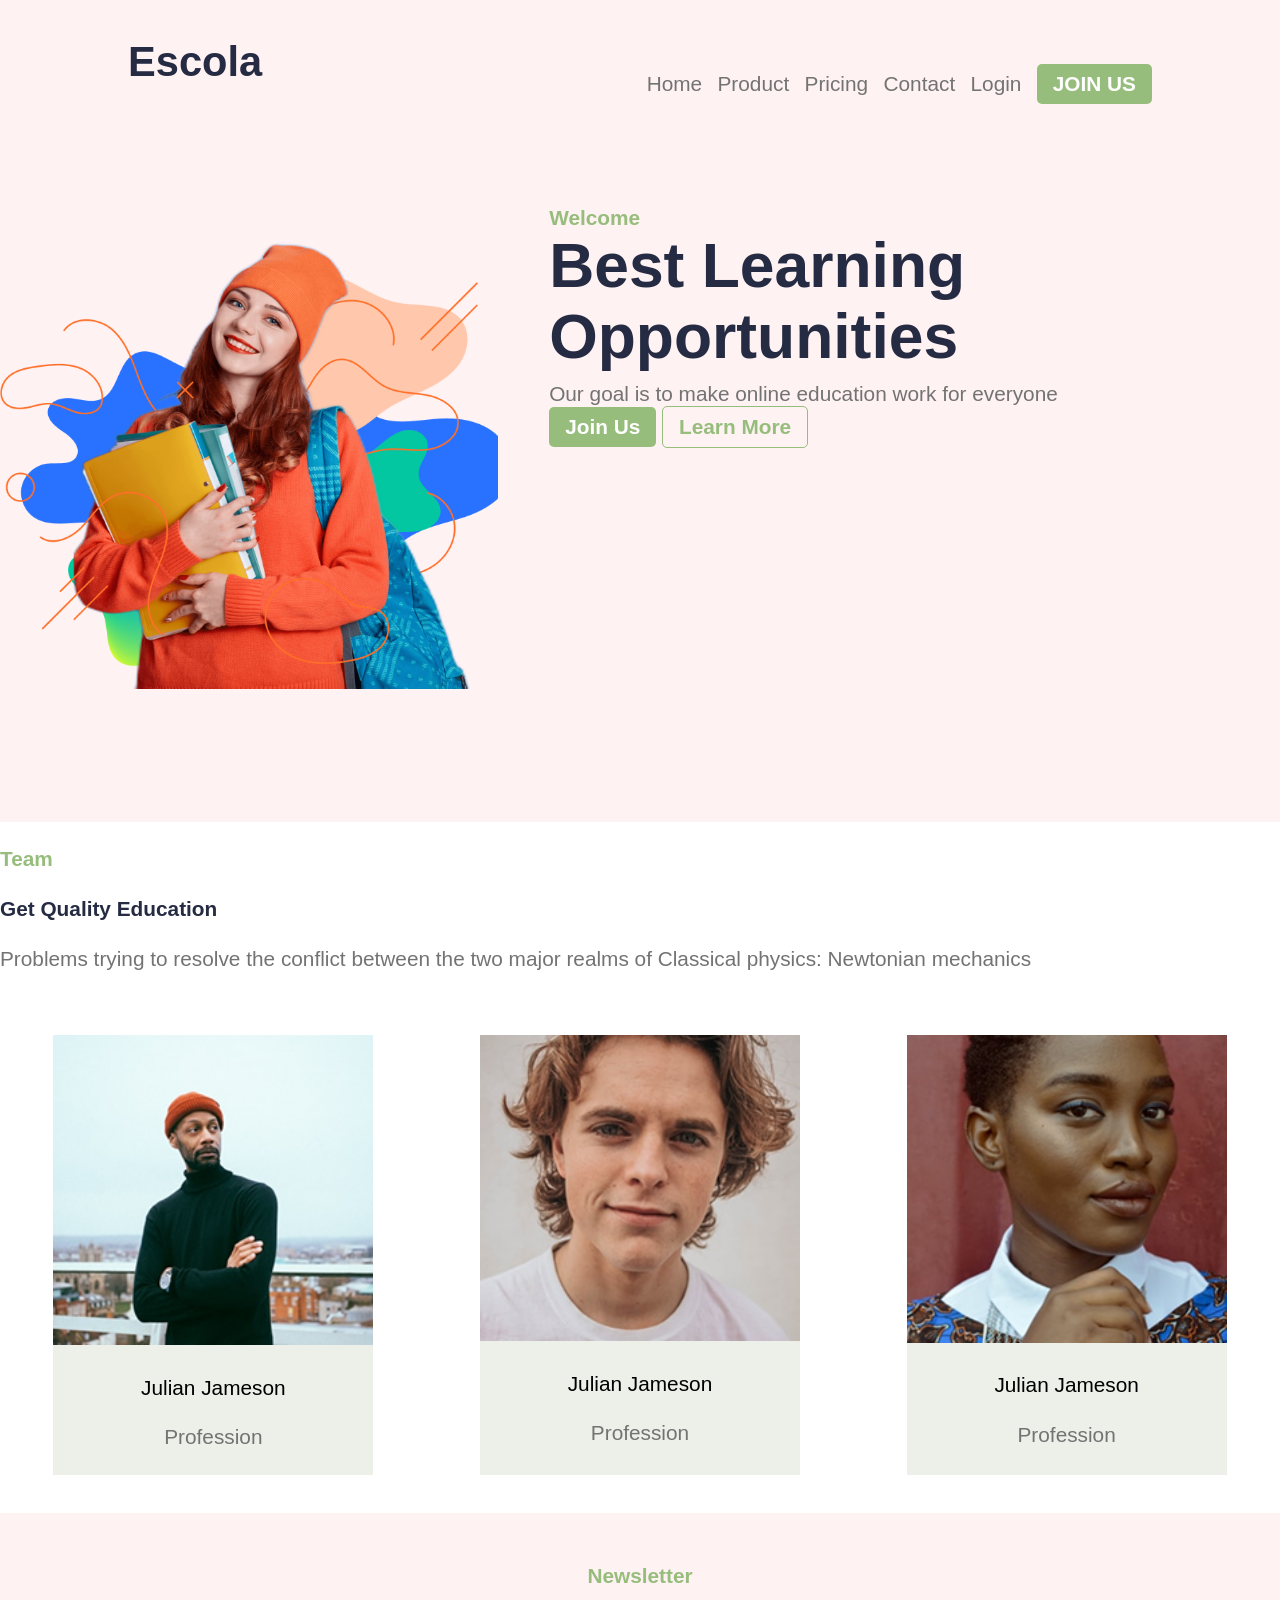
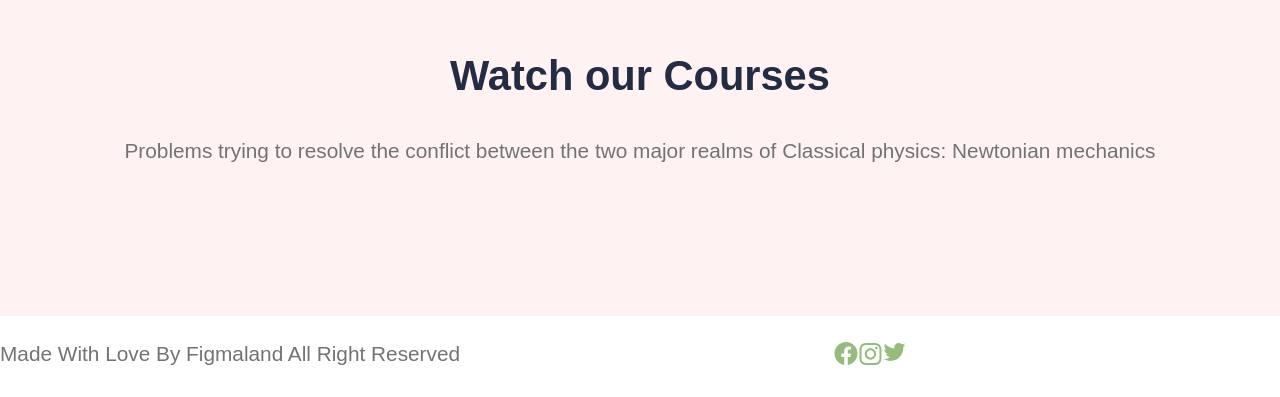
<file: att-nv-escola-vitoria/index.html>
<!doctype html>
<html lang="en">
  <head>
    <meta charset="UTF-8" />
    <meta name="viewport" content="width=device-width, initial-scale=1.0" />
    <title>Atividade Nova Escola</title>

    <link rel="stylesheet" href="css/reset.css" />
    <link rel="stylesheet" href="css/style.css" />
  </head>
  <header>
    <h1>
      <a href="index.html">Escola</a>
    </h1>
    <nav>
      <ul>
        <li>
          <a href="index.html">Home</a>
        </li>
        <li>
          <a href="#">Product</a>
        </li>
        <li>
          <a href="#">Pricing</a>
        </li>
        <li>
          <a href="#">Contact</a>
        </li>
        <li>
          <a href="#">Login</a>
        </li>
        <li>
          <a href="#" class="btn">JOIN US</a>
        </li>
      </ul>
    </nav>
  </header>
  <main>
    <section class="banner">
      <div>
        <img src="images/imagem-banner.png" alt="banner" />
      </div>
      <div>
        <h4>Welcome</h4>
        <h2>Best Learning Opportunities</h2>
        <p>Our goal is to make online education work for everyone</p>
        <p>
          <a href="#" class="btn">Join Us</a>
          <a href="#" class="btn-border">Learn More</a>
        </p>
      </div>
    </section>
    <section class="team">
        <div class="texto">
            <h4>Team</h4>
            <h2>Get Quality Education</h2>
            <p>
                Problems trying to resolve the conflict between the two major realms of
                Classical physics: Newtonian mechanics
            </p>
        </div>
      <ul>
        <li>
            <img src="images/julian-1.png" alt="julian1">
            <h3>Julian Jameson</h3>
            <p>Profession</p>
        </li>
        <li>
            <img src="images/julian-2.png" alt="julian2">
            <h3>Julian Jameson</h3>
            <p>Profession</p>
        </li>
        <li>
            <img src="images/julian-3.png" alt="julian3">
            <h3>Julian Jameson</h3>
            <p>Profession</p>
        </li>
      </ul>
    </section>
    <section class="newsletter">
        <h4>Newsletter</h4>
        <h2>Watch our Courses</h2>
        <p>Problems trying to resolve the conflict between 
the two major realms of Classical physics: Newtonian mechanics </p>
    </section>
  </main>
  <footer>
    <p>Made With Love By Figmaland All Right Reserved</p>
    <ul>
        <li>
            <img src="images/facebook.svg" alt="facebook">
        </li>
        <li>
            <img src="images/instagram.svg" alt="instagram">
        </li>
        <li>
            <img src="images/twitter.svg" alt="twitter">
        </li>
    </ul>
    <nav> </nav>
  </footer>
  <body></body>
</html>
</file>
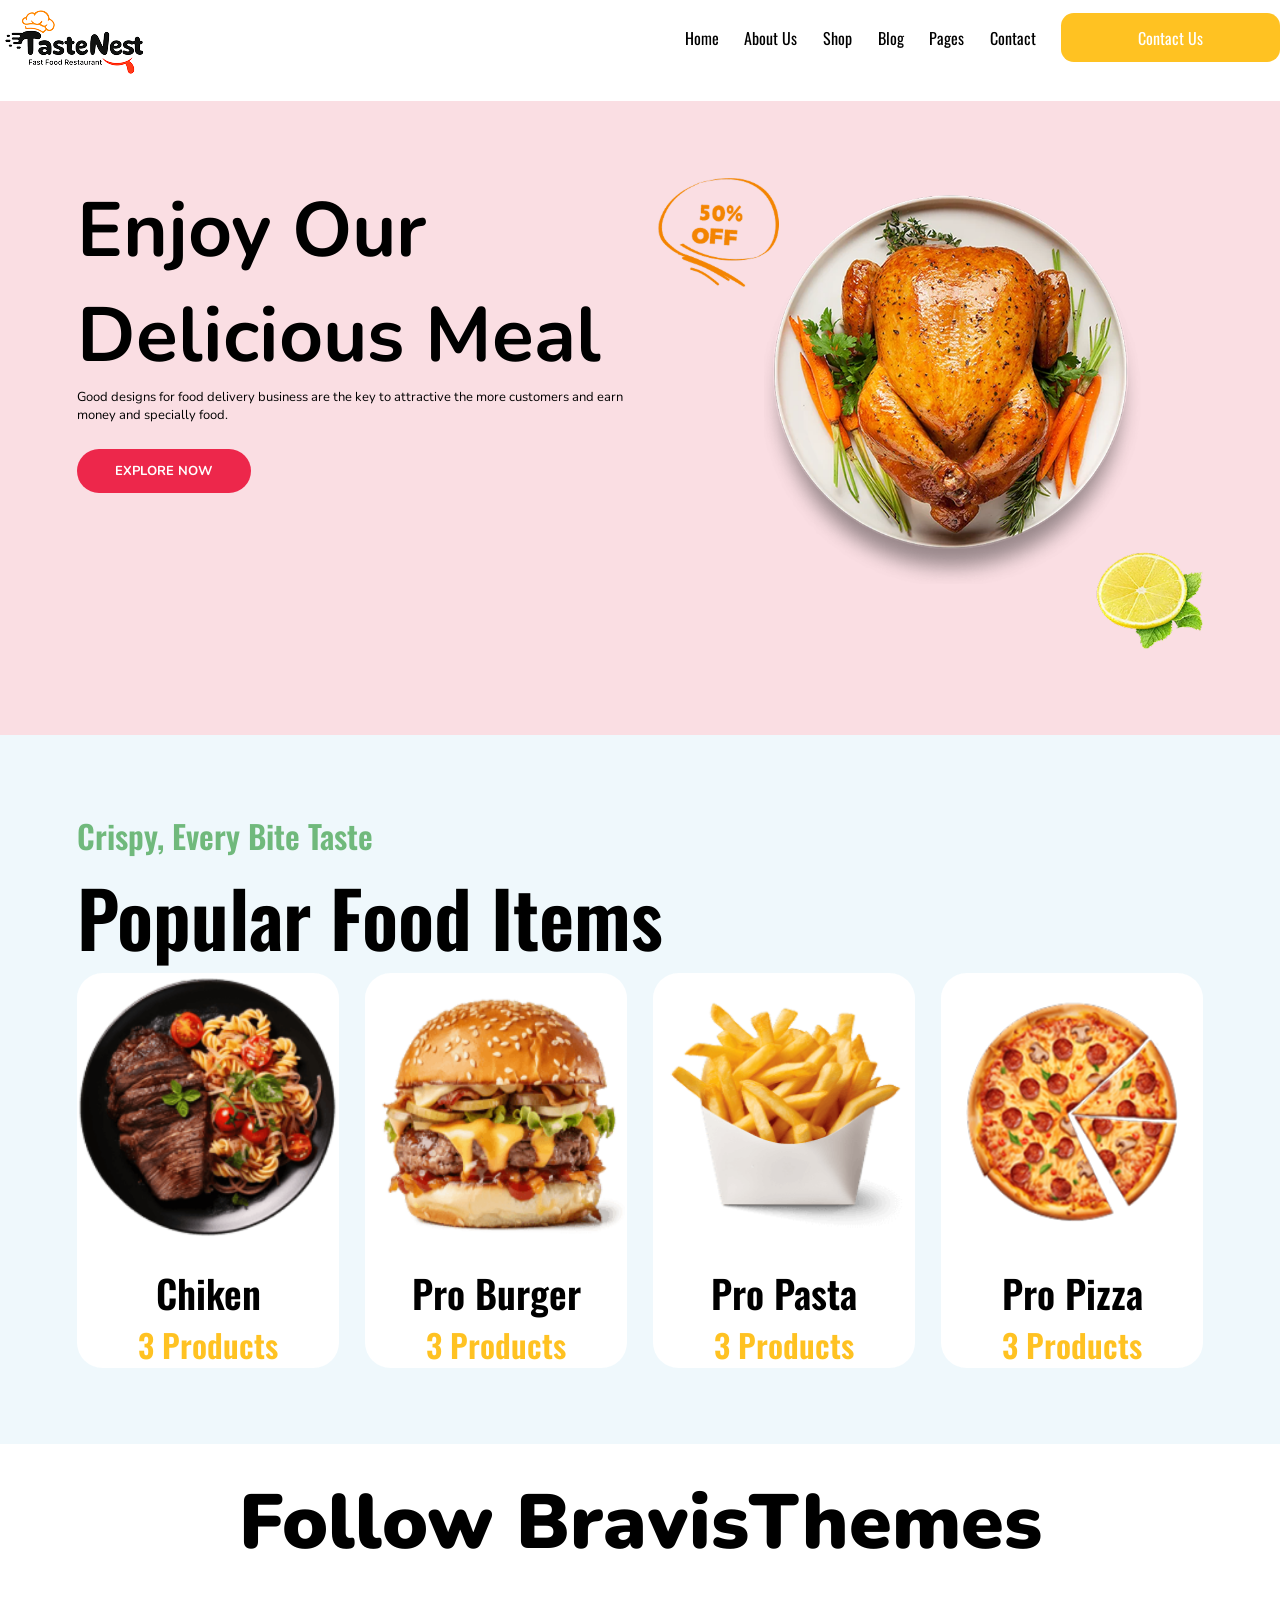
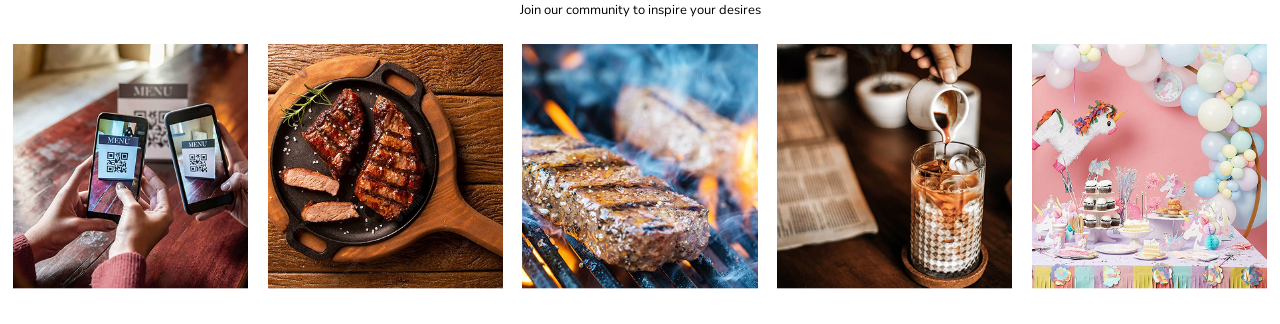
<file: teste-de-prova(04-08)/index.html>
<!DOCTYPE html>
<html lang="en">
<head>
    <meta charset="UTF-8">
    <meta name="viewport" content="width=device-width, initial-scale=1.0">
    <title>Document</title>
    <link rel="stylesheet" href="css/reset.css">
    <link rel="stylesheet" href="css/style.css">
</head>
<body>
  <header>
    <h1><img src="images/logo-tastenest.png" alt="logo"></h1>
    <nav>
        <ol>
            <li><a href="index.html">Home</a></li>
            <li><a href="#">About Us</a></li>
            <li><a href="#">Shop</a></li>
            <li><a href="#">Blog</a></li>
            <li><a href="#">Pages</a></li>
            <li><a href="#">Contact</a></li>
            <li class="botao"> <span><a href="#" >Contact Us</a></span></li>
        </ol>
    </nav>
</header> 
<main>
    <section class="banner">
        <div>
            <h2>Enjoy Our Delicious Meal</h2>
            <p>Good designs for food delivery business are the key to attractive the more customers and earn money and specially food.</p>
           <p>
            <button>EXPLORE NOW</button>
           </p>
        </div>
        <div>
            <img src="images/galeto-banner.png" alt="galeto">
        </div>
    </section>
    <section class="popular">
        <div>
            <h4>
                Crispy, Every Bite Taste
            </h4>
            <h3>
                Popular Food Items
            </h3>
            <ol>
                <li><img src="images/pasta.png.png" alt="pasta"> <p>Chiken</p> <span>3 Products</span></li>
                <li><img src="images/burger.png.png" alt="burger"> <p>Pro Burger</p> <span>3 Products</span></li>
                <li><img src="images/french-fry.png.png" alt="french-fry"> <p>Pro Pasta</p> <span>3 Products</span></li>
                <li><img src="images/pizza-2.png.png" alt="pizza-2"> <p>Pro Pizza</p> <span>3 Products</span></li>
            </ol>
        </div>
    </section>
    <section class="follow">
        <h3>
            Follow BravisThemes
        </h3>
        <p>
            Join our community to inspire your desires
        </p>
        <ol>
            <li><img src="images/follow-qrcode.png" alt="follow-qrcode"></li>
            <li><img src="images/follow-churrasco-panela.png" alt="follow-churrasco-panela"></li>
            <li><img src="images/follow-churrasco-grelha.png" alt="follow-churrasco-grelha"></li>
            <li><img src="images/follow-cafe.png" alt="follow-cafe"></li>
            <li><img src="images/follow-aniversario.png" alt="follow-aniversario"></li>
        </ol>
    </section>
</main>
</body>
</html>
</file>
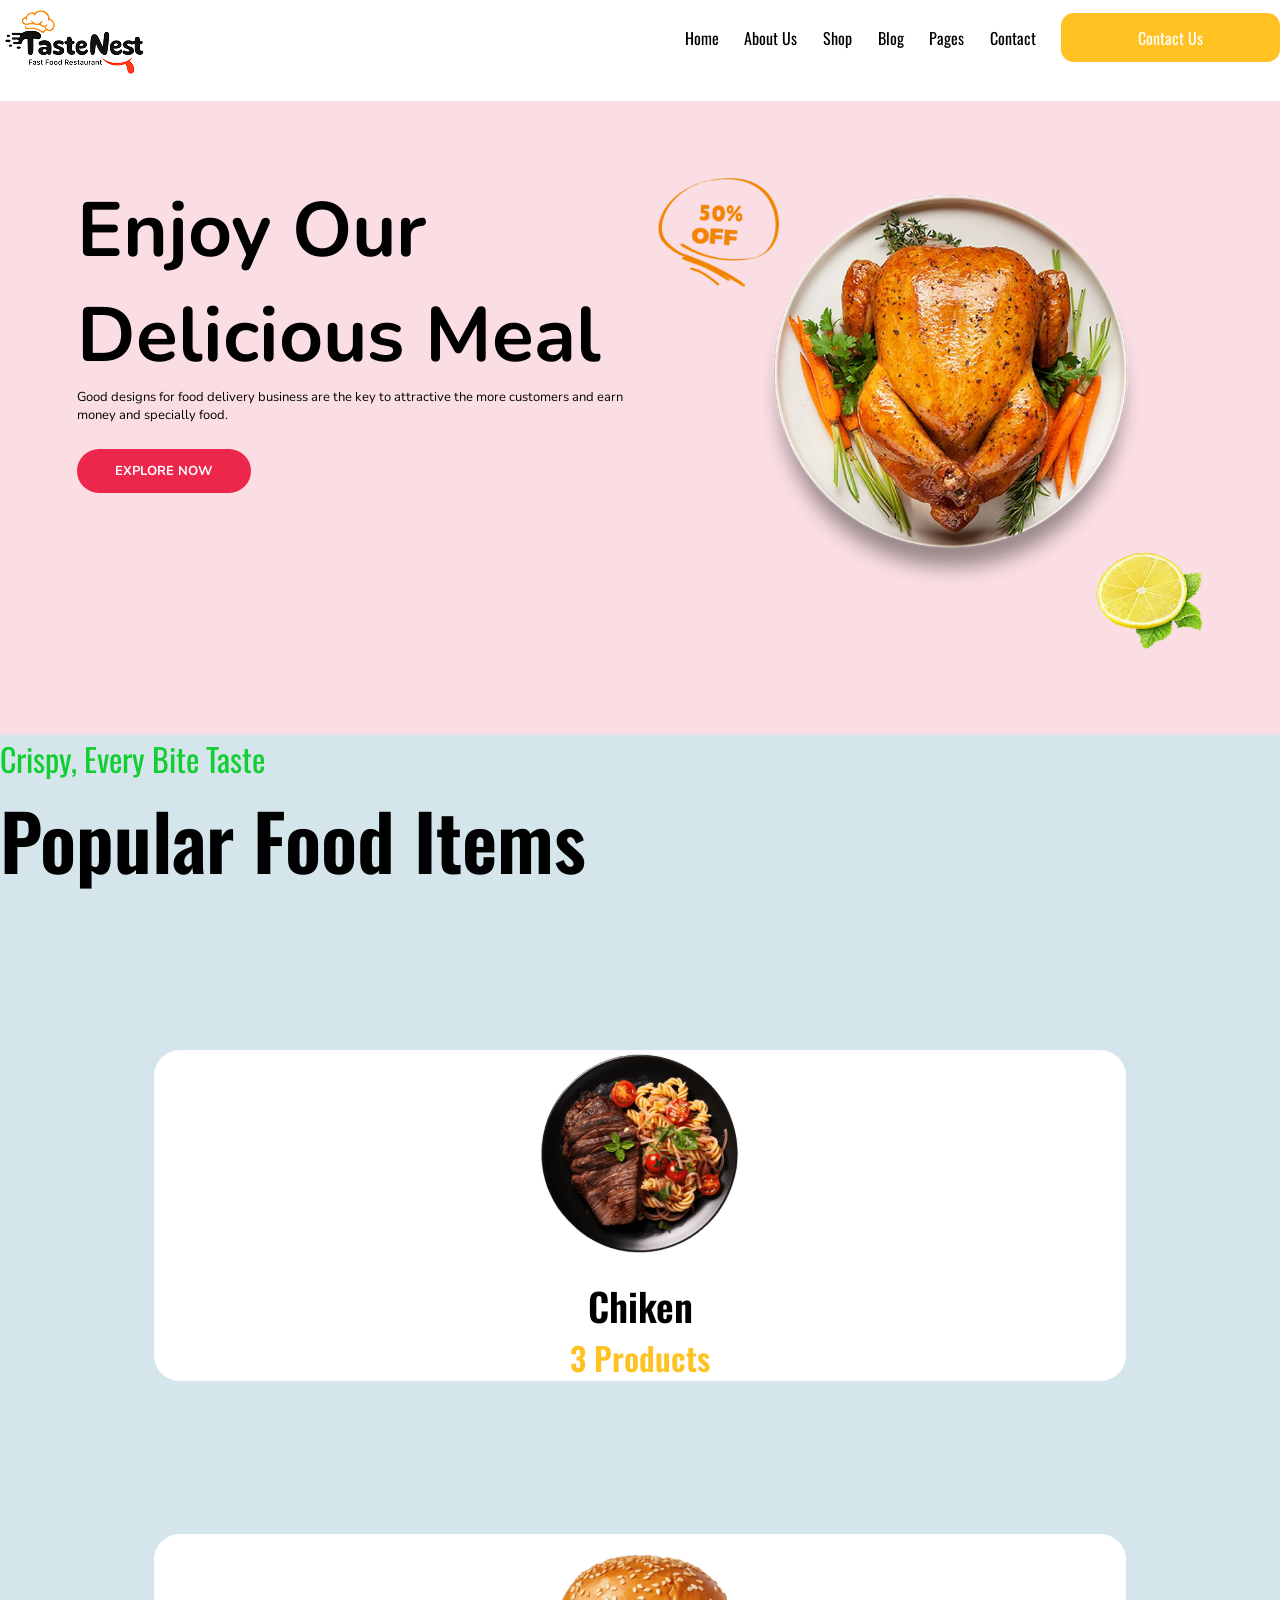
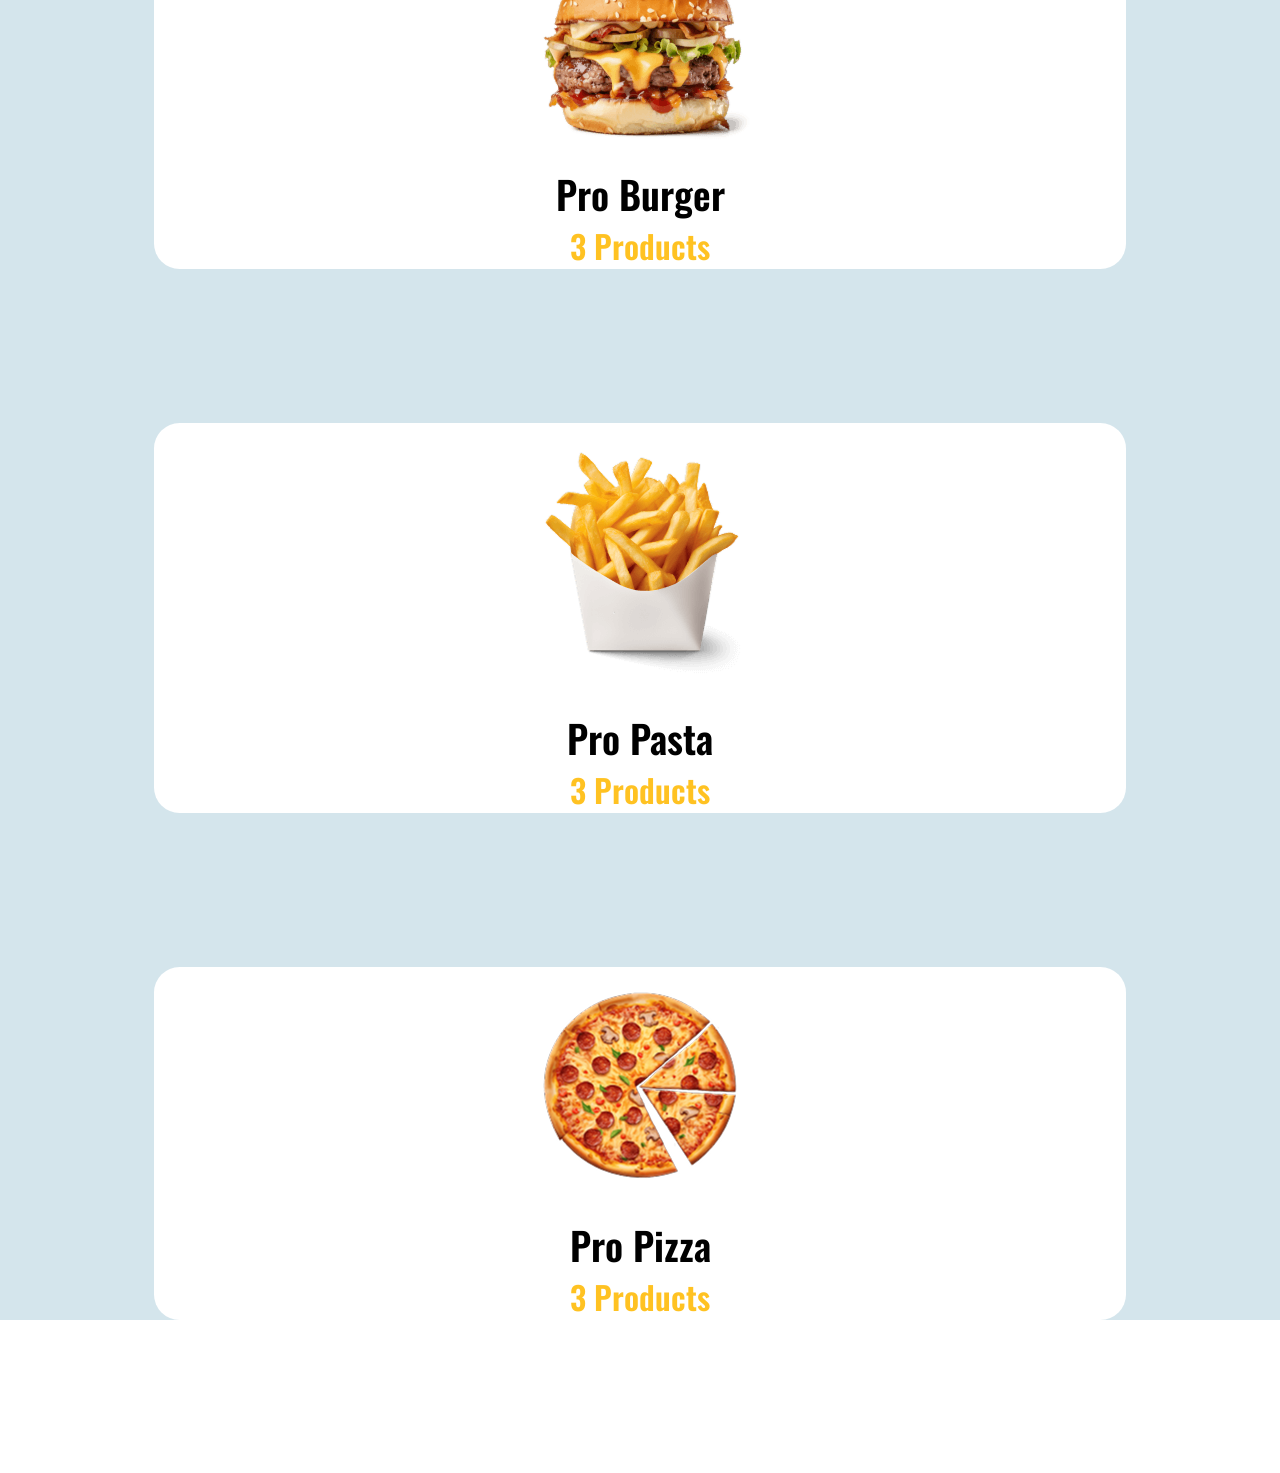
<file: teste-de-prova/index.html>
<!DOCTYPE html>
<html lang="en">
<head>
    <meta charset="UTF-8">
    <meta name="viewport" content="width=device-width, initial-scale=1.0">
    <title>Document</title>
    <link rel="stylesheet" href="css/reset.css">
    <link rel="stylesheet" href="css/style.css">
</head>
<body>
  <header>
    <h1><img src="images/logo-tastenest.png" alt="logo"></h1>
    <nav>
        <ol>
            <li><a href="index.html">Home</a></li>
            <li><a href="#">About Us</a></li>
            <li><a href="#">Shop</a></li>
            <li><a href="#">Blog</a></li>
            <li><a href="#">Pages</a></li>
            <li><a href="#">Contact</a></li>
            <li class="botao"> <span><a href="#" >Contact Us</a></span></li>
        </ol>
    </nav>
</header> 
<main>
    <section class="banner">
        <div>
            <h2>Enjoy Our Delicious Meal</h2>
            <p>Good designs for food delivery business are the key to attractive the more customers and earn money and specially food.</p>
           <p>
            <button>EXPLORE NOW</button>
           </p>
        </div>
        <div>
            <img src="images/galeto-banner.png" alt="galeto">
        </div>
    </section>
    <section class="popular">
        <h4>
            Crispy, Every Bite Taste
        </h4>
        <h3>
            Popular Food Items
        </h3>
        <ol>
            <li><img src="images/pasta.png.png" alt="pasta"> <p>Chiken</p> <span>3 Products</span></li>
            <li><img src="images/burger.png.png" alt="burger"> <p>Pro Burger</p> <span>3 Products</span></li>
            <li><img src="images/french-fry.png.png" alt="french-fry"> <p>Pro Pasta</p> <span>3 Products</span></li>
            <li><img src="images/pizza-2.png.png" alt="pizza-2"> <p>Pro Pizza</p> <span>3 Products</span></li>
        </ol>
    </section>
</main>
</body>
</html>
</file>
<file: att-nv-escola-vitoria/css/style.css>
html {
  font-size: clamp(1rem, calc(0.5rem + 1vw), 3rem);
  font-family:
    "Trebuchet MS", "Lucida Sans Unicode", "Lucida Grande", "Lucida Sans",
    Arial, sans-serif;
}

.btn {
  color: white;
  background-color: #96bd7c;
  padding: 8px 16px 8px 16px;
  display: inline-block;
  border-radius: 5px;
  font-weight: 600;
}
.btn:hover {
  color: #252b42;
  background-color: #add394;
}
.btn-border {
  color: #96bd7c;
  padding: 8px 16px 8px 16px;
  display: inline-block;
  border-radius: 5px;
  font-weight: 600;
  border: 1px solid #96bd7c;
}
.btn-border:hover {
  color: #252b42;
  background-color: #add394;
}
/*===header===*/

header {
  background-color: #fff2f3;
  text-align: center;
  padding: 3vw 10vw 3vw 10vw;
}
header h1 {
  color: #252b42;
  font-size: 2rem;
  font-weight: 700;
}
header ul li {
  color: #737373;
  margin: 2vw 0vw 2vw 0vw;
}
/*===main- banner===*/
section.banner {
  background-color: #fff2f3;
  text-align: center;
}
section.banner h4 {
  color: #96bd7c;
  font-weight: 600;
}
section.banner h2 {
  color: #252b42;
  font-weight: 800;
  font-size: 3rem;
  padding: 0px 10px 10px 0px;
}
section.banner p {
  padding: 0px 10px 0px 0px;
}
section.banner {
  color: #737373;
}

/*===main-team===*/

section.team {
  text-align: center;
}
section.team h4 {
  color: #96bd7c;
  font-weight: 600;
  font-size: 0.8;
  margin: 2vw 0vw 2vw 0vw;
}
section.team h2 {
  color: #252b42;
  font-weight: 800;
  font-size: 1rem;
  margin: 2vw 0vw 2vw 0vw;
}
.team h3 {
  margin: 2vw 0vw 2vw 0vw;
}
section.team p {
  color: #737373;
  margin: 2vw 0vw 2vw 0vw;
}
section.team ul li {
  background-color: #ecf0e8;
  width: 45%;
  margin: 3vw auto 3vw auto;
}
section.team ul li img {
  width: 100%;
}
/*===main-newsletter===*/
.newsletter {
  background-color: #fff2f3;
  text-align: center;
  padding: 0 0 10vw 0;
}
.newsletter h4 {
  color: #96bd7c;
  font-weight: 600;
  font-size: 0.8;
  padding: 4vw 8vw;
}
.newsletter h2 {
  color: #252b42;
  font-weight: 800;
  font-size: 2rem;
  padding: 1vw 1vw;
}
.newsletter p {
  color: #737373;
  margin: 2vw 0vw 2vw 0vw;
}

footer {
  text-align: center;
}
footer ul li {
  color: #737373;
  margin: 2vw 0vw 2vw 0vw;
}
footer p {
  color: #737373;
  margin: 2vw 0vw 2vw 0vw;
}

@media only screen and (min-width: 600px) {
  header {
    display: flex;
    justify-content: space-between;
  }
  header nav ul {
    display: flex;
    gap: 1.2vw;
    align-items: center;
  }
  section.banner {
    display: flex;
    text-align: left;
    gap: 4vw;
    padding: 3vw 10vw 10vw 0vw;
  }
  section.team ul {
    display: flex;
  }
  section.team ul li {
    width: 25%;
  }
  .texto {
    text-align: left;
    gap: 4vw;
  }
  footer ul {
    display: flex;
  }
  footer {
    display: flex;
    justify-content: space-between;
  }
  footer nav ul {
    display: flex;
    gap: 1.2vw;
    align-items: center;
  }
}
</file>
<file: teste-de-prova(04-08)/css/style.css>
/* === IMPORTAÇÃO DE FONTES */
@import url('https://fonts.googleapis.com/css2?family=Epilogue:ital,wght@0,100..900;1,100..900&family=Fredoka:wght@300..700&family=Nunito:ital,wght@0,200..1000;1,200..1000&family=Oswald:wght@200..700&display=swap');
/*
Follow - font-family: "Fredoka", sans-serif;
Medu - Oswald
*/
/* ==========================*/

/* ==== FORMATAÇÃO GERAL === */
html{
    font-size: clamp(1rem, 2vw + 0.8rem, 3rem);
    font-family: "Epilogue", sans-serif;
}
h1{
    font-family: "Nunito", sans-serif;
}
h2,h3,h4,h5,h6, p{
    font-family: "Nunito", sans-serif;
}

header nav ol li{
    font-size: medium;
    text-align: center;
    font-family: "Oswald", sans-serif;
    margin: 1vw 0vw 3vw 0vw;
    
}
header nav ol li span {
    color: white;
    background-color: #FFC222;
    padding: 1vw 6vw 1vw 6vw;
    border-radius: 1vw;
    display: inline-block;
}
section.banner{
     background-color: #fadee3;
     padding: 2rem;
}
.banner h2{
    font-weight: 700;
    font-size: 6vw;
}
.banner p{
    font-size: small;
}
.banner p button{
    color: white;
    background-color:#ED274B;
    font-weight: 700;
    padding: 1vw 3vw 1vw 3vw;
    border-radius: 3vw;
    display: inline-block;
    margin: 2vw 0vw 0vw 0vw;
}
.popular{ 
    background-color: #eff8fc;
    padding: 2rem;
}

.popular h4{ 
   font-weight: 600;
   font-family: "Oswald", sans-serif;
   color: #70b97c;
   font-size: smaller;
}
.popular h3{
    font-family: "Oswald", sans-serif;
    font-size: 2rem;
    font-weight: 600;
}
.popular ol {
    border-radius: 2vw;
    text-align: center;
    align-items: center;
}
.popular ol li{
    background-color: rgb(255, 255, 255);
    border-radius: 2vw;
}
.popular ol li img{
   width: 55vw;
   height: 22vw;
}
.popular ol li p{
    font-family: "Oswald", sans-serif;
    font-weight: 600;
}
.popular ol li span{
    font-size: smaller;
    color: #FFC222;
    font-family: "Oswald", sans-serif;
    font-weight: 600;
}
.follow{
    text-align: center;
    padding: 2vw 1vw 2vw 1vw;
}
.follow h3{
    font-size: 6vw;
    font-weight: 1000;
    text-align: center;
}
.follow p{
    font-size: small;
    margin: 2vw 0vw 2vw 0vw;
}

/* MEDIA QUERY - DESKTOP */
@media  screen and (min-width: 600px) {
    header{
        display: flex;
        justify-content: space-between;
        align-items: center;
    }
    header nav ol {
        display: flex;
        gap: 2vw;
        align-items: center;
    }
    .banner{
        display: flex;
    }
    .popular ol{
        display: flex;
        align-items: center;
        gap: 2vw;

    }
    .follow ol {
        display: flex;
        justify-content: space-between;
        gap: 1.5vw;
    }

}
</file>
<file: teste-de-prova/css/style.css>
/* === IMPORTAÇÃO DE FONTES */
@import url('https://fonts.googleapis.com/css2?family=Epilogue:ital,wght@0,100..900;1,100..900&family=Fredoka:wght@300..700&family=Nunito:ital,wght@0,200..1000;1,200..1000&family=Oswald:wght@200..700&display=swap');
/*
Follow - font-family: "Fredoka", sans-serif;
Medu - Oswald
*/
/* ==========================*/

/* ==== FORMATAÇÃO GERAL === */
html{
    font-size: clamp(1rem, 2vw + 0.8rem, 3rem);
    font-family: "Epilogue", sans-serif;
}
h1{
    font-family: "Nunito", sans-serif;
}
h2,h3,h4,h5,h6, p{
    font-family: "Nunito", sans-serif;
}

header nav ol li{
    font-size: medium;
    text-align: center;
    font-family: "Oswald", sans-serif;
    margin: 1vw 0vw 3vw 0vw;
    
}
header nav ol li span {
    color: white;
    background-color: #FFC222;
    padding: 1vw 6vw 1vw 6vw;
    border-radius: 1vw;
    display: inline-block;
}
section.banner{
     background-color: #fadee3;
     padding: 2rem;
}
.banner h2{
    font-weight: 700;
    font-size: 6vw;
}
.banner p{
    font-size: small;
}
.banner p button{
    color: white;
    background-color:#ED274B;
    font-weight: 700;
    padding: 1vw 3vw 1vw 3vw;
    border-radius: 3vw;
    display: inline-block;
    margin: 2vw 0vw 0vw 0vw;
}
.popular{
    background-color: #d4e5ec;
}
.popular h4{
   font-family: "Oswald", sans-serif;
   color: #12ce32;
   font-size: smaller;
}
.popular h3{
    font-family: "Oswald", sans-serif;
    font-size: 2rem;
    font-weight: 600;
}
.popular ol li{
    background-color: white;
    margin: 12vw;
    border-radius: 2vw;
    text-align: center;

}
.popular ol li p{
    font-family: "Oswald", sans-serif;
    font-weight: 600;
}
.popular ol li span{
    font-size: smaller;
    color: #FFC222;
    font-family: "Oswald", sans-serif;
    font-weight: 600;
}


/* MEDIA QUERY - DESKTOP */
@media  screen and (min-width: 600px) {
    header{
        display: flex;
        justify-content: space-between;
        align-items: center;
    }
    header nav ol {
        display: flex;
        gap: 2vw;
        align-items: center;
    }
    .banner{
        display: flex;
    }


}
</file>
